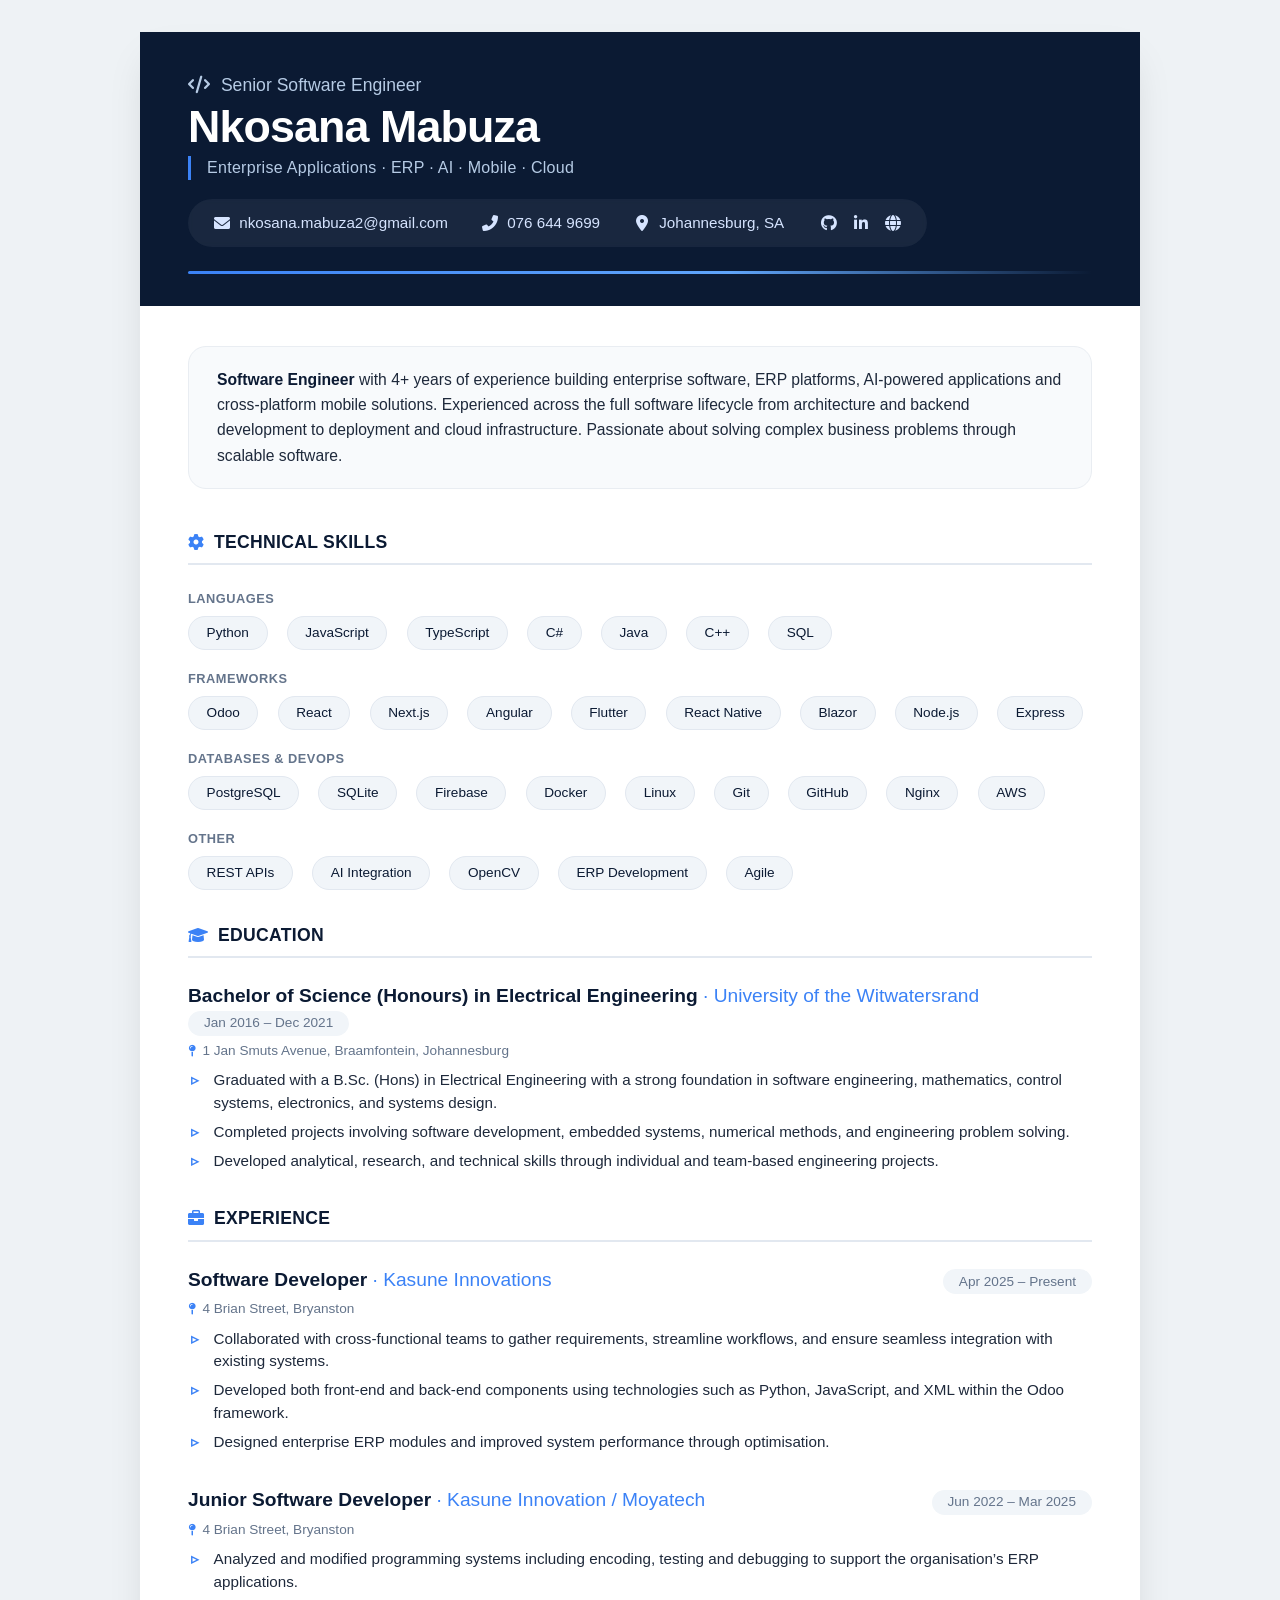
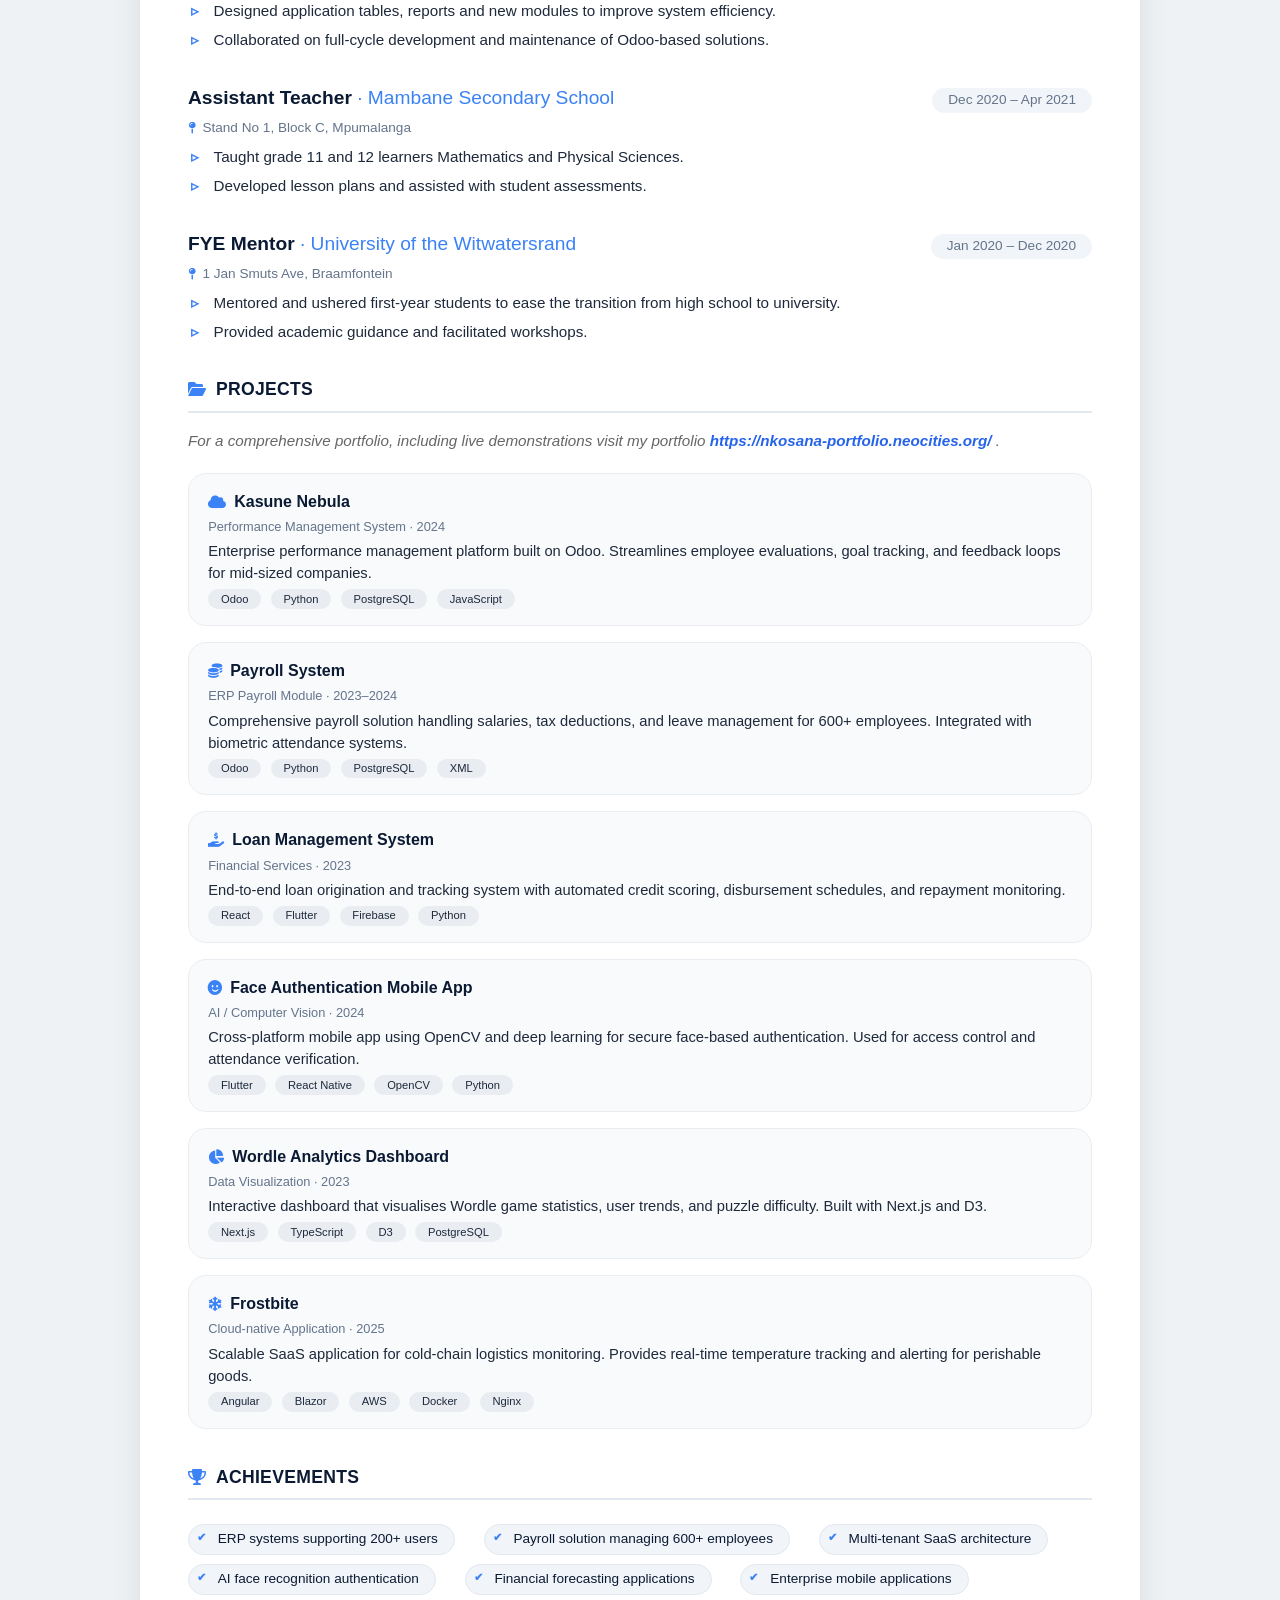
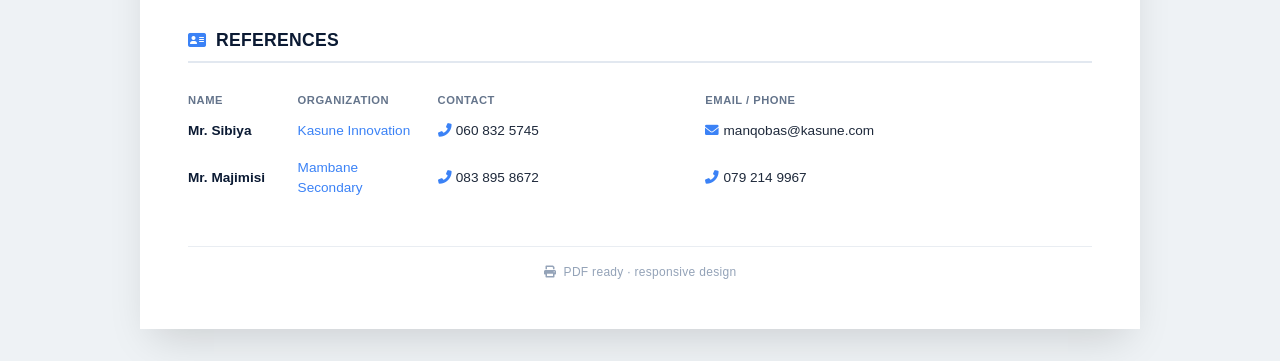
<file: my-cvv2.html>
<!DOCTYPE html>
<html lang="en">
<head>
  <meta charset="UTF-8">
  <meta name="viewport" content="width=device-width, initial-scale=1.0">
  <title>CV · Nkosana Mabuza</title>
  <!-- Font Awesome (free icons) -->
  <link rel="stylesheet" href="https://cdnjs.cloudflare.com/ajax/libs/font-awesome/6.0.0-beta3/css/all.min.css">
  <style>
    /* ----- RESET & BASE ----- */
    * {
      margin: 0;
      padding: 0;
      box-sizing: border-box;
    }

    body {
      background: #eef2f5;
      font-family: 'Inter', -apple-system, BlinkMacSystemFont, 'Segoe UI', Roboto, Helvetica, Arial, sans-serif;
      display: flex;
      justify-content: center;
      padding: 2rem 1rem;
      color: #1e293b;
      line-height: 1.5;
    }

    /* main card – A4 friendly */
    .cv {
      max-width: 1000px;
      width: 100%;
      background: white;
      /* border-radius: 24px; */
      box-shadow: 0 20px 40px -12px rgba(0, 0, 0, 0.15);
      overflow: hidden;
      transition: all 0.2s;
    }

    /* ----- HERO (dark navy) ----- */
    .hero {
      background: #0b1a33;  /* deep navy */
      padding: 2.5rem 3rem 2rem 3rem;
      color: white;
    }

    .hero-top {
      display: flex;
      flex-wrap: wrap;
      justify-content: space-between;
      align-items: flex-start;
      gap: 1rem 2rem;
    }

    .name-title h1 {
      font-size: 2.8rem;
      font-weight: 600;
      letter-spacing: -0.02em;
      line-height: 1.1;
      margin-bottom: 0.25rem;
    }

    .name-title .badge {
      font-size: 1.1rem;
      font-weight: 400;
      color: #b6cbe5;
      display: block;
      margin-bottom: 0.2rem;
    }

    .tagline {
      font-size: 1rem;
      font-weight: 300;
      color: #b6cbe5;
      letter-spacing: 0.3px;
      border-left: 3px solid #3b82f6;
      padding-left: 1rem;
      margin-top: 0.3rem;
    }

    .contact-icons {
      display: flex;
      flex-wrap: wrap;
      gap: 1.2rem 2rem;
      font-size: 0.95rem;
      background: rgba(255,255,255,0.06);
      padding: 0.8rem 1.5rem;
      border-radius: 60px;
      backdrop-filter: blur(2px);
      margin-top: 0.2rem;
    }

    .contact-icons a {
      color: #d6e4ff;
      text-decoration: none;
      display: inline-flex;
      align-items: center;
      gap: 0.5rem;
      transition: color 0.2s;
    }

    .contact-icons a:hover {
      color: white;
    }

    .contact-icons i {
      width: 1.2rem;
      text-align: center;
      font-size: 1rem;
    }

    .hero-divider {
      margin: 1.5rem 0 0 0;
      height: 3px;
      background: linear-gradient(90deg, #3b82f6 0%, #60a5fa 60%, transparent 100%);
      width: 100%;
      border-radius: 4px;
    }

    /* ----- CONTENT (white) ----- */
    .content {
      padding: 2.5rem 3rem 3rem 3rem;
    }

    /* summary */
    .summary {
      background: #f8fafc;
      padding: 1.25rem 1.75rem;
      border-radius: 18px;
      margin-bottom: 2.5rem;
      border: 1px solid #e9edf2;
      font-size: 0.98rem;
      color: #1e293b;
      line-height: 1.6;
    }

    .summary strong {
      color: #0b1a33;
    }

    /* section titles */
    .section-title {
      font-size: 1.1rem;
      font-weight: 600;
      letter-spacing: 0.3px;
      text-transform: uppercase;
      color: #0b1a33;
      border-bottom: 2px solid #e2e8f0;
      padding-bottom: 0.5rem;
      margin: 2rem 0 1.5rem 0;
      display: flex;
      align-items: center;
      gap: 0.6rem;
    }

    .section-title i {
      color: #3b82f6;
      font-size: 1rem;
    }

    .section-note {
      margin: -8px 0 20px;
      color: #666;
      font-size: 0.95rem;
      line-height: 1.6;
      font-style: italic;
  }

  .section-note a {
      color: #2563eb;
      font-weight: 600;
      text-decoration: none;
      transition: color 0.2s ease;
  }

  .section-note a:hover {
      color: #1d4ed8;
      text-decoration: underline;
  }

    /* skill pills */
    .skill-grid {
      display: flex;
      flex-wrap: wrap;
      gap: 0.6rem 1.2rem;
      margin-bottom: 0.5rem;
    }

    .skill-pill {
      background: #f1f5f9;
      padding: 0.35rem 1.1rem;
      border-radius: 30px;
      font-size: 0.85rem;
      font-weight: 500;
      color: #0b1a33;
      border: 1px solid #e2e8f0;
      transition: all 0.1s;
    }

    .skill-pill:hover {
      background: #e2e8f0;
      border-color: #b9c7db;
    }

    .skill-group {
      margin-bottom: 1.2rem;
    }

    .skill-group h4 {
      font-size: 0.8rem;
      font-weight: 600;
      text-transform: uppercase;
      letter-spacing: 0.5px;
      color: #64748b;
      margin-bottom: 0.5rem;
    }

    /* experience cards */
    .exp-item {
      margin-bottom: 2rem;
    }

    .exp-header {
      display: flex;
      flex-wrap: wrap;
      justify-content: space-between;
      align-items: baseline;
      margin-bottom: 0.3rem;
    }

    .exp-header h3 {
      font-size: 1.2rem;
      font-weight: 600;
      color: #0b1a33;
    }

    .exp-header .company {
      font-weight: 500;
      color: #3b82f6;
    }

    .exp-header .date {
      font-size: 0.85rem;
      color: #64748b;
      background: #f1f5f9;
      padding: 0.15rem 1rem;
      border-radius: 40px;
      font-weight: 500;
      white-space: nowrap;
    }

    .exp-location {
      font-size: 0.85rem;
      color: #64748b;
      margin-bottom: 0.3rem;
      display: flex;
      align-items: center;
      gap: 0.4rem;
    }
    .exp-location i {
      font-size: 0.75rem;
      color: #3b82f6;
    }

    .exp-desc {
      padding-left: 0.2rem;
      list-style: none;
      margin-top: 0.5rem;
    }

    .exp-desc li {
      position: relative;
      padding-left: 1.4rem;
      margin-bottom: 0.4rem;
      font-size: 0.95rem;
      color: #1e293b;
    }

    .exp-desc li::before {
      content: "▹";
      position: absolute;
      left: 0;
      color: #3b82f6;
      font-weight: 600;
    }

    /* projects – clean grid with descriptions */
    .project-card {
      background: #f8fafc;
      border: 1px solid #e9edf2;
      border-radius: 18px;
      padding: 1rem 1.2rem;
      margin-bottom: 1rem;
      transition: 0.1s;
    }
    .project-card h4 {
      display: flex;
      align-items: center;
      gap: 0.5rem;
      font-weight: 600;
      color: #0b1a33;
      margin-bottom: 0.2rem;
    }
    .project-card h4 i {
      color: #3b82f6;
      font-size: 0.9rem;
    }
    .project-card .project-meta {
      font-size: 0.8rem;
      color: #64748b;
      margin-bottom: 0.25rem;
    }
    .project-card p {
      font-size: 0.92rem;
      color: #1e293b;
      margin: 0.2rem 0 0.3rem 0;
    }
    .project-card .tech-tags {
      display: flex;
      flex-wrap: wrap;
      gap: 0.3rem 0.6rem;
      margin-top: 0.3rem;
    }
    .project-card .tech-tags span {
      background: #e9edf2;
      padding: 0.1rem 0.8rem;
      border-radius: 30px;
      font-size: 0.7rem;
      font-weight: 500;
      color: #1e293b;
    }

    /* achievements */
    .achievement-list {
      display: flex;
      flex-wrap: wrap;
      gap: 0.6rem 1.8rem;
      margin-top: 0.2rem;
    }

    .achievement-list span {
      background: #f1f5f9;
      padding: 0.25rem 1rem 0.25rem 1.8rem;
      border-radius: 30px;
      font-size: 0.85rem;
      position: relative;
      color: #0b1a33;
      border: 1px solid #e2e8f0;
    }

    .achievement-list span::before {
      content: "✔";
      position: absolute;
      left: 0.5rem;
      color: #3b82f6;
      font-weight: 600;
      font-size: 0.7rem;
      top: 0.25rem;
    }

    /* print / PDF optimisation */
    @media print {
      body {
        background: white;
        padding: 0.2in;
      }
      .cv {
        box-shadow: none;
        border-radius: 0;
      }
      .hero {
        -webkit-print-color-adjust: exact;
        print-color-adjust: exact;
      }
      .project-card, .skill-pill, .achievement-list span {
        -webkit-print-color-adjust: exact;
        print-color-adjust: exact;
      }
      .contact-icons {
        -webkit-print-color-adjust: exact;
        print-color-adjust: exact;
      }
    }

    /* responsive */
    @media (max-width: 700px) {
      .hero {
        padding: 1.8rem 1.5rem;
      }
      .content {
        padding: 1.8rem 1.5rem;
      }
      .hero-top {
        flex-direction: column;
      }
      .contact-icons {
        padding: 0.6rem 1.2rem;
        gap: 0.8rem 1.2rem;
        font-size: 0.85rem;
        border-radius: 30px;
        width: 100%;
        justify-content: flex-start;
        flex-wrap: wrap;
      }
      .name-title h1 {
        font-size: 2.2rem;
      }
      .exp-header {
        flex-direction: column;
        align-items: flex-start;
        gap: 0.2rem;
      }
    }

    @media (max-width: 480px) {
      .contact-icons {
        flex-direction: column;
        align-items: flex-start;
        gap: 0.4rem;
        background: transparent;
        padding: 0;
        border-radius: 0;
        backdrop-filter: none;
      }
      .contact-icons a {
        color: #d6e4ff;
      }
    }

    .mt-1 { margin-top: 0.5rem; }
    .mb-1 { margin-bottom: 0.5rem; }
    .text-muted { color: #64748b; }
  </style>
</head>
<body>
<div class="cv">

  <!-- HERO -->
  <header class="hero">
    <div class="hero-top">
      <div class="name-title">
        <span class="badge"><i class="fas fa-code" style="margin-right: 6px;"></i> Senior Software Engineer</span>
        <h1>Nkosana Mabuza</h1>
        <div class="tagline">
          Enterprise Applications · ERP · AI · Mobile · Cloud
        </div>
      </div>
      <div class="contact-icons">
        <a href="mailto:nkosana.mabuza2@gmail.com"><i class="fas fa-envelope"></i> nkosana.mabuza2@gmail.com</a>
        <a href="#"><i class="fas fa-phone-alt"></i> 076 644 9699</a>
        <a href="#"><i class="fas fa-map-marker-alt"></i> Johannesburg, SA</a>
        <span style="display: inline-flex; gap: 0.8rem; margin-left: 0.2rem;">
          <a href="#"><i class="fab fa-github"></i></a>
          <a href="#"><i class="fab fa-linkedin-in"></i></a>
          <a href="#"><i class="fas fa-globe"></i></a>
        </span>
      </div>
    </div>
    <div class="hero-divider"></div>
  </header>

  <!-- CONTENT -->
  <main class="content">

    <!-- SUMMARY -->
    <section class="summary">
      <strong>Software Engineer</strong> with 4+ years of experience building enterprise software, ERP platforms, AI-powered applications and cross-platform mobile solutions. Experienced across the full software lifecycle from architecture and backend development to deployment and cloud infrastructure. Passionate about solving complex business problems through scalable software.
    </section>

    <!-- TECHNICAL SKILLS -->
    <div class="section-title"><i class="fas fa-cog"></i> Technical Skills</div>

    <div class="skill-group">
      <h4>Languages</h4>
      <div class="skill-grid">
        <span class="skill-pill">Python</span><span class="skill-pill">JavaScript</span><span class="skill-pill">TypeScript</span>
        <span class="skill-pill">C#</span><span class="skill-pill">Java</span><span class="skill-pill">C++</span><span class="skill-pill">SQL</span>
      </div>
    </div>

    <div class="skill-group">
      <h4>Frameworks</h4>
      <div class="skill-grid">
        <span class="skill-pill">Odoo</span><span class="skill-pill">React</span><span class="skill-pill">Next.js</span>
        <span class="skill-pill">Angular</span><span class="skill-pill">Flutter</span><span class="skill-pill">React Native</span>
        <span class="skill-pill">Blazor</span><span class="skill-pill">Node.js</span><span class="skill-pill">Express</span>
      </div>
    </div>

    <div class="skill-group">
      <h4>Databases &amp; DevOps</h4>
      <div class="skill-grid">
        <span class="skill-pill">PostgreSQL</span><span class="skill-pill">SQLite</span><span class="skill-pill">Firebase</span>
        <span class="skill-pill">Docker</span><span class="skill-pill">Linux</span><span class="skill-pill">Git</span>
        <span class="skill-pill">GitHub</span><span class="skill-pill">Nginx</span><span class="skill-pill">AWS</span>
      </div>
    </div>

    <div class="skill-group">
      <h4>Other</h4>
      <div class="skill-grid">
        <span class="skill-pill">REST APIs</span><span class="skill-pill">AI Integration</span>
        <span class="skill-pill">OpenCV</span><span class="skill-pill">ERP Development</span><span class="skill-pill">Agile</span>
      </div>
    </div>

    <!-- EDUCATION -->
  <div class="section-title">
    <i class="fas fa-graduation-cap"></i> Education
  </div>

  <div class="exp-item">
    <div class="exp-header">
      <h3>
        Bachelor of Science (Honours) in Electrical Engineering
        <span class="company">· University of the Witwatersrand</span>
      </h3>
      <span class="date">Jan 2016 – Dec 2021</span>
    </div>

    <div class="exp-location">
      <i class="fas fa-map-pin"></i>
      1 Jan Smuts Avenue, Braamfontein, Johannesburg
    </div>

    <ul class="exp-desc">
      <li>Graduated with a B.Sc. (Hons) in Electrical Engineering with a strong foundation in software engineering, mathematics, control systems, electronics, and systems design.</li>
      <li>Completed projects involving software development, embedded systems, numerical methods, and engineering problem solving.</li>
      <li>Developed analytical, research, and technical skills through individual and team-based engineering projects.</li>
    </ul>
  </div>

    <!-- EXPERIENCE (UPDATED with full details) -->
    <div class="section-title"><i class="fas fa-briefcase"></i> Experience</div>

    <!-- 1. Software Developer -->
    <div class="exp-item">
      <div class="exp-header">
        <h3>Software Developer <span class="company">· Kasune Innovations</span></h3>
        <span class="date">Apr 2025 – Present</span>
      </div>
      <div class="exp-location"><i class="fas fa-map-pin"></i> 4 Brian Street, Bryanston</div>
      <ul class="exp-desc">
        <li>Collaborated with cross-functional teams to gather requirements, streamline workflows, and ensure seamless integration with existing systems.</li>
        <li>Developed both front-end and back-end components using technologies such as Python, JavaScript, and XML within the Odoo framework.</li>
        <li>Designed enterprise ERP modules and improved system performance through optimisation.</li>
      </ul>
    </div>

    <!-- 2. Junior Software Developer -->
    <div class="exp-item">
      <div class="exp-header">
        <h3>Junior Software Developer <span class="company">· Kasune Innovation / Moyatech</span></h3>
        <span class="date">Jun 2022 – Mar 2025</span>
      </div>
      <div class="exp-location"><i class="fas fa-map-pin"></i> 4 Brian Street, Bryanston</div>
      <ul class="exp-desc">
        <li>Analyzed and modified programming systems including encoding, testing and debugging to support the organisation’s ERP applications.</li>
        <li>Designed application tables, reports and new modules to improve system efficiency.</li>
        <li>Collaborated on full-cycle development and maintenance of Odoo-based solutions.</li>
      </ul>
    </div>

    <!-- 3. Assistant Teacher -->
    <div class="exp-item">
      <div class="exp-header">
        <h3>Assistant Teacher <span class="company">· Mambane Secondary School</span></h3>
        <span class="date">Dec 2020 – Apr 2021</span>
      </div>
      <div class="exp-location"><i class="fas fa-map-pin"></i> Stand No 1, Block C, Mpumalanga</div>
      <ul class="exp-desc">
        <li>Taught grade 11 and 12 learners Mathematics and Physical Sciences.</li>
        <li>Developed lesson plans and assisted with student assessments.</li>
      </ul>
    </div>

    <!-- 4. FYE Mentor -->
    <div class="exp-item">
      <div class="exp-header">
        <h3>FYE Mentor <span class="company">· University of the Witwatersrand</span></h3>
        <span class="date">Jan 2020 – Dec 2020</span>
      </div>
      <div class="exp-location"><i class="fas fa-map-pin"></i> 1 Jan Smuts Ave, Braamfontein</div>
      <ul class="exp-desc">
        <li>Mentored and ushered first-year students to ease the transition from high school to university.</li>
        <li>Provided academic guidance and facilitated workshops.</li>
      </ul>
    </div>

    <!-- PROJECTS with descriptions -->
    <div class="section-title"><i class="fas fa-folder-open"></i> Projects</div>
    <p class="section-note">
      For a comprehensive portfolio, including live demonstrations visit my portfolio
      <a href="https://nkosana-portfolio.neocities.org/" target="_blank">
          https://nkosana-portfolio.neocities.org/
      </a>.
  </p>
    <div class="project-card">
      <h4><i class="fas fa-cloud"></i> Kasune Nebula</h4>
      <div class="project-meta">Performance Management System · 2024</div>
      <p>Enterprise performance management platform built on Odoo. Streamlines employee evaluations, goal tracking, and feedback loops for mid-sized companies.</p>
      <div class="tech-tags"><span>Odoo</span><span>Python</span><span>PostgreSQL</span><span>JavaScript</span></div>
    </div>

    <div class="project-card">
      <h4><i class="fas fa-coins"></i> Payroll System</h4>
      <div class="project-meta">ERP Payroll Module · 2023–2024</div>
      <p>Comprehensive payroll solution handling salaries, tax deductions, and leave management for 600+ employees. Integrated with biometric attendance systems.</p>
      <div class="tech-tags"><span>Odoo</span><span>Python</span><span>PostgreSQL</span><span>XML</span></div>
    </div>

    <div class="project-card">
      <h4><i class="fas fa-hand-holding-usd"></i> Loan Management System</h4>
      <div class="project-meta">Financial Services · 2023</div>
      <p>End-to-end loan origination and tracking system with automated credit scoring, disbursement schedules, and repayment monitoring.</p>
      <div class="tech-tags"><span>React</span><span>Flutter</span><span>Firebase</span><span>Python</span></div>
    </div>

    <div class="project-card">
      <h4><i class="fas fa-face-smile"></i> Face Authentication Mobile App</h4>
      <div class="project-meta">AI / Computer Vision · 2024</div>
      <p>Cross-platform mobile app using OpenCV and deep learning for secure face-based authentication. Used for access control and attendance verification.</p>
      <div class="tech-tags"><span>Flutter</span><span>React Native</span><span>OpenCV</span><span>Python</span></div>
    </div>

    <div class="project-card">
      <h4><i class="fas fa-chart-pie"></i> Wordle Analytics Dashboard</h4>
      <div class="project-meta">Data Visualization · 2023</div>
      <p>Interactive dashboard that visualises Wordle game statistics, user trends, and puzzle difficulty. Built with Next.js and D3.</p>
      <div class="tech-tags"><span>Next.js</span><span>TypeScript</span><span>D3</span><span>PostgreSQL</span></div>
    </div>

    <div class="project-card">
      <h4><i class="fas fa-snowflake"></i> Frostbite</h4>
      <div class="project-meta">Cloud-native Application · 2025</div>
      <p>Scalable SaaS application for cold-chain logistics monitoring. Provides real-time temperature tracking and alerting for perishable goods.</p>
      <div class="tech-tags"><span>Angular</span><span>Blazor</span><span>AWS</span><span>Docker</span><span>Nginx</span></div>
    </div>

    <!-- ACHIEVEMENTS -->
    <div class="section-title" style="margin-top: 2.2rem;"><i class="fas fa-trophy"></i> Achievements</div>
    <div class="achievement-list">
      <span>ERP systems supporting 200+ users</span>
      <span>Payroll solution managing 600+ employees</span>
      <span>Multi‑tenant SaaS architecture</span>
      <span>AI face recognition authentication</span>
      <span>Financial forecasting applications</span>
      <span>Enterprise mobile applications</span>
    </div>

    <!-- REFERENCES -->
    <div class="section-title"><i class="fas fa-address-card"></i> References</div>
    <table style="width: 100%; border-collapse: collapse; font-size: 0.85rem; margin-top: 0.3rem;">
        <thead>
            <tr>
                <th style="text-align: left; padding: 0.3rem 0.6rem 0.3rem 0; font-weight: 600; color: #64748b; text-transform: uppercase; font-size: 0.7rem; letter-spacing: 0.5px; width: 100px;">Name</th>
                <th style="text-align: left; padding: 0.3rem 0.6rem; font-weight: 600; color: #64748b; text-transform: uppercase; font-size: 0.7rem; letter-spacing: 0.5px; width: 140px;">Organization</th>
                <th style="text-align: left; padding: 0.3rem 0.6rem; font-weight: 600; color: #64748b; text-transform: uppercase; font-size: 0.7rem; letter-spacing: 0.5px;">Contact</th>
                <th style="text-align: left; padding: 0.3rem 0 0.3rem 0.6rem; font-weight: 600; color: #64748b; text-transform: uppercase; font-size: 0.7rem; letter-spacing: 0.5px;">Email / Phone</th>
            </tr>
        </thead>
        <tbody>
            <tr>
                <td style="padding: 0.5rem 0.6rem 0.5rem 0; font-weight: 600; color: #0b1a33;">Mr. Sibiya</td>
                <td style="padding: 0.5rem 0.6rem; color: #3b82f6;">Kasune Innovation</td>
                <td style="padding: 0.5rem 0.6rem; color: #1e293b;"><i class="fas fa-phone-alt" style="color: #3b82f6; width: 0.9rem;"></i> 060 832 5745</td>
                <td style="padding: 0.5rem 0 0.5rem 0.6rem; color: #1e293b;"><i class="fas fa-envelope" style="color: #3b82f6; width: 0.9rem;"></i> manqobas@kasune.com</td>
            </tr>
            <tr>
                <td style="padding: 0.5rem 0.6rem 0.5rem 0; font-weight: 600; color: #0b1a33;">Mr. Majimisi</td>
                <td style="padding: 0.5rem 0.6rem; color: #3b82f6;">Mambane Secondary</td>
                <td style="padding: 0.5rem 0.6rem; color: #1e293b;"><i class="fas fa-phone-alt" style="color: #3b82f6; width: 0.9rem;"></i> 083 895 8672</td>
                <td style="padding: 0.5rem 0 0.5rem 0.6rem; color: #1e293b;"><i class="fas fa-phone-alt" style="color: #3b82f6; width: 0.9rem;"></i> 079 214 9967</td>
            </tr>
        </tbody>
    </table>

    <!-- footer -->
    <div style="margin-top: 2.5rem; border-top: 1px solid #e9edf2; padding-top: 1rem; font-size: 0.75rem; color: #94a3b8; text-align: center; letter-spacing: 0.3px;">
      <i class="fas fa-print" style="margin-right: 4px;"></i> PDF ready · responsive design
    </div>

  </main>
</div>
</body>
</html>
</file>
